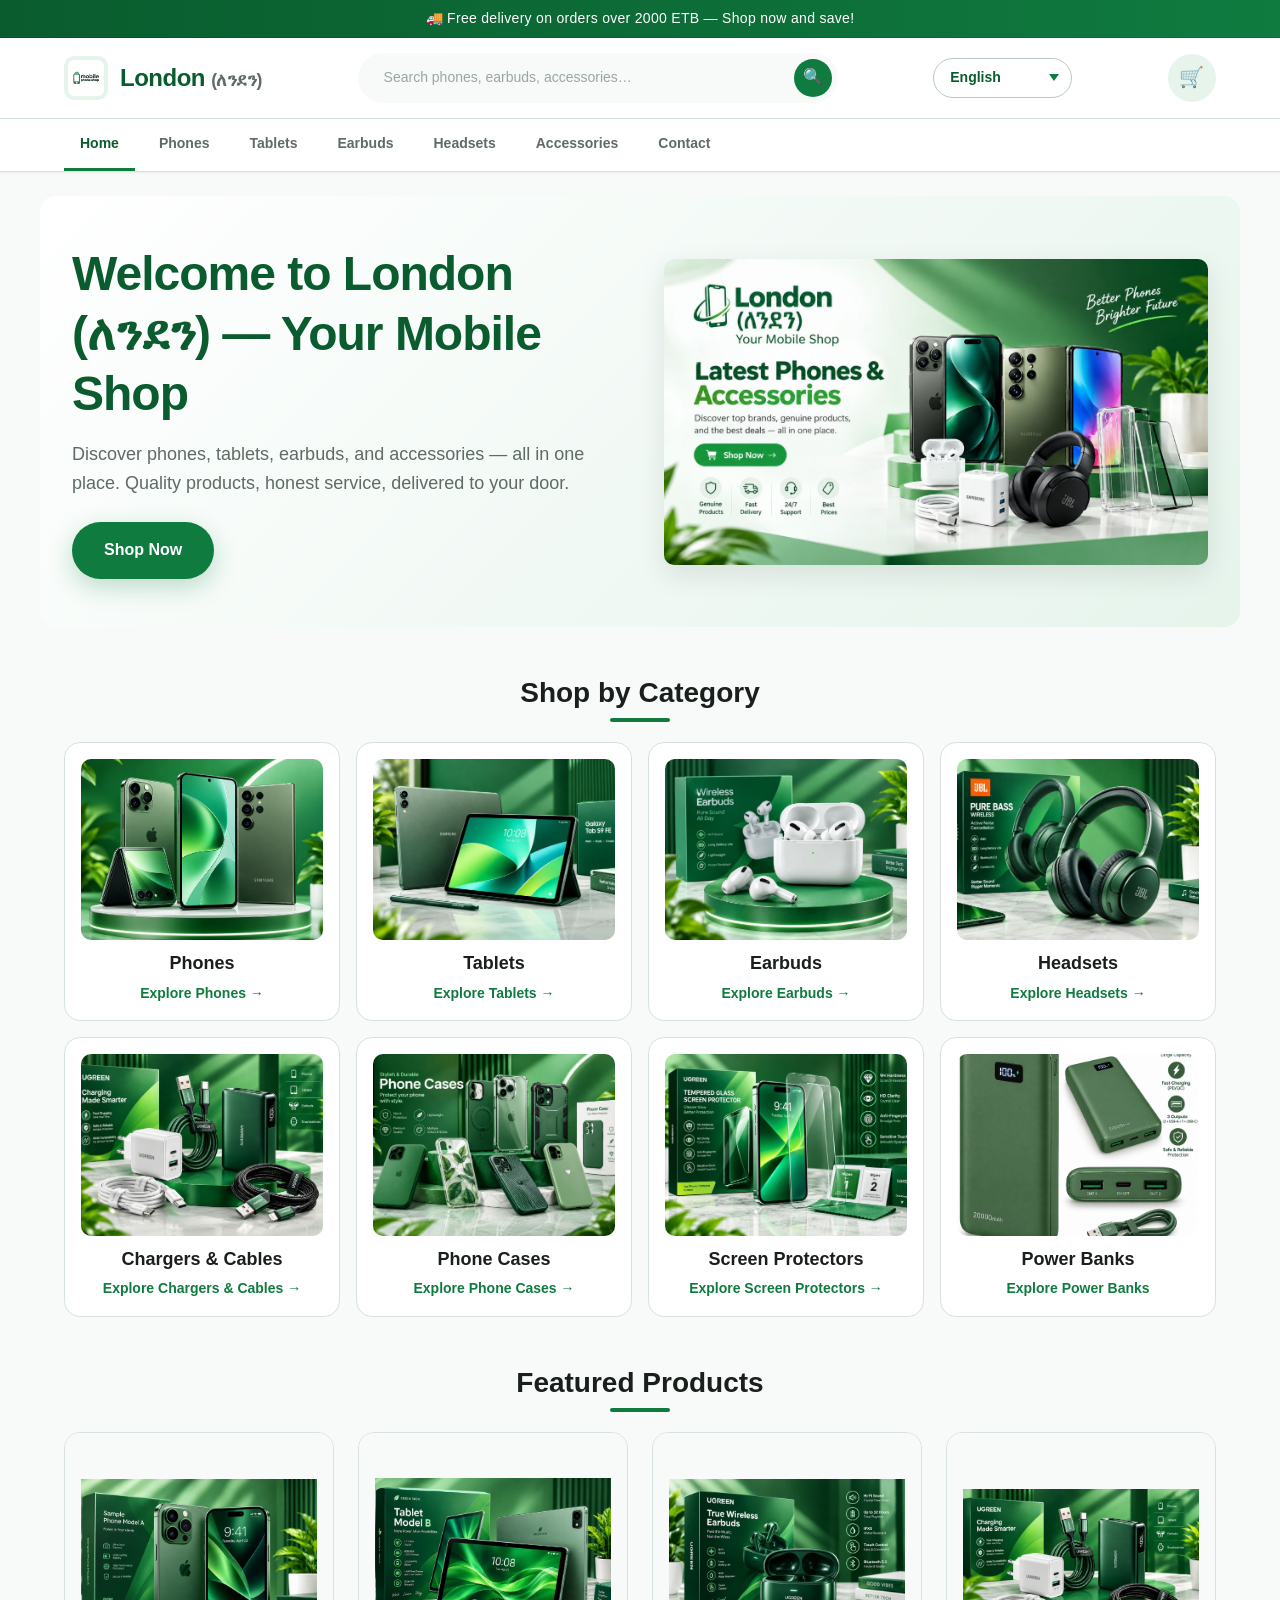
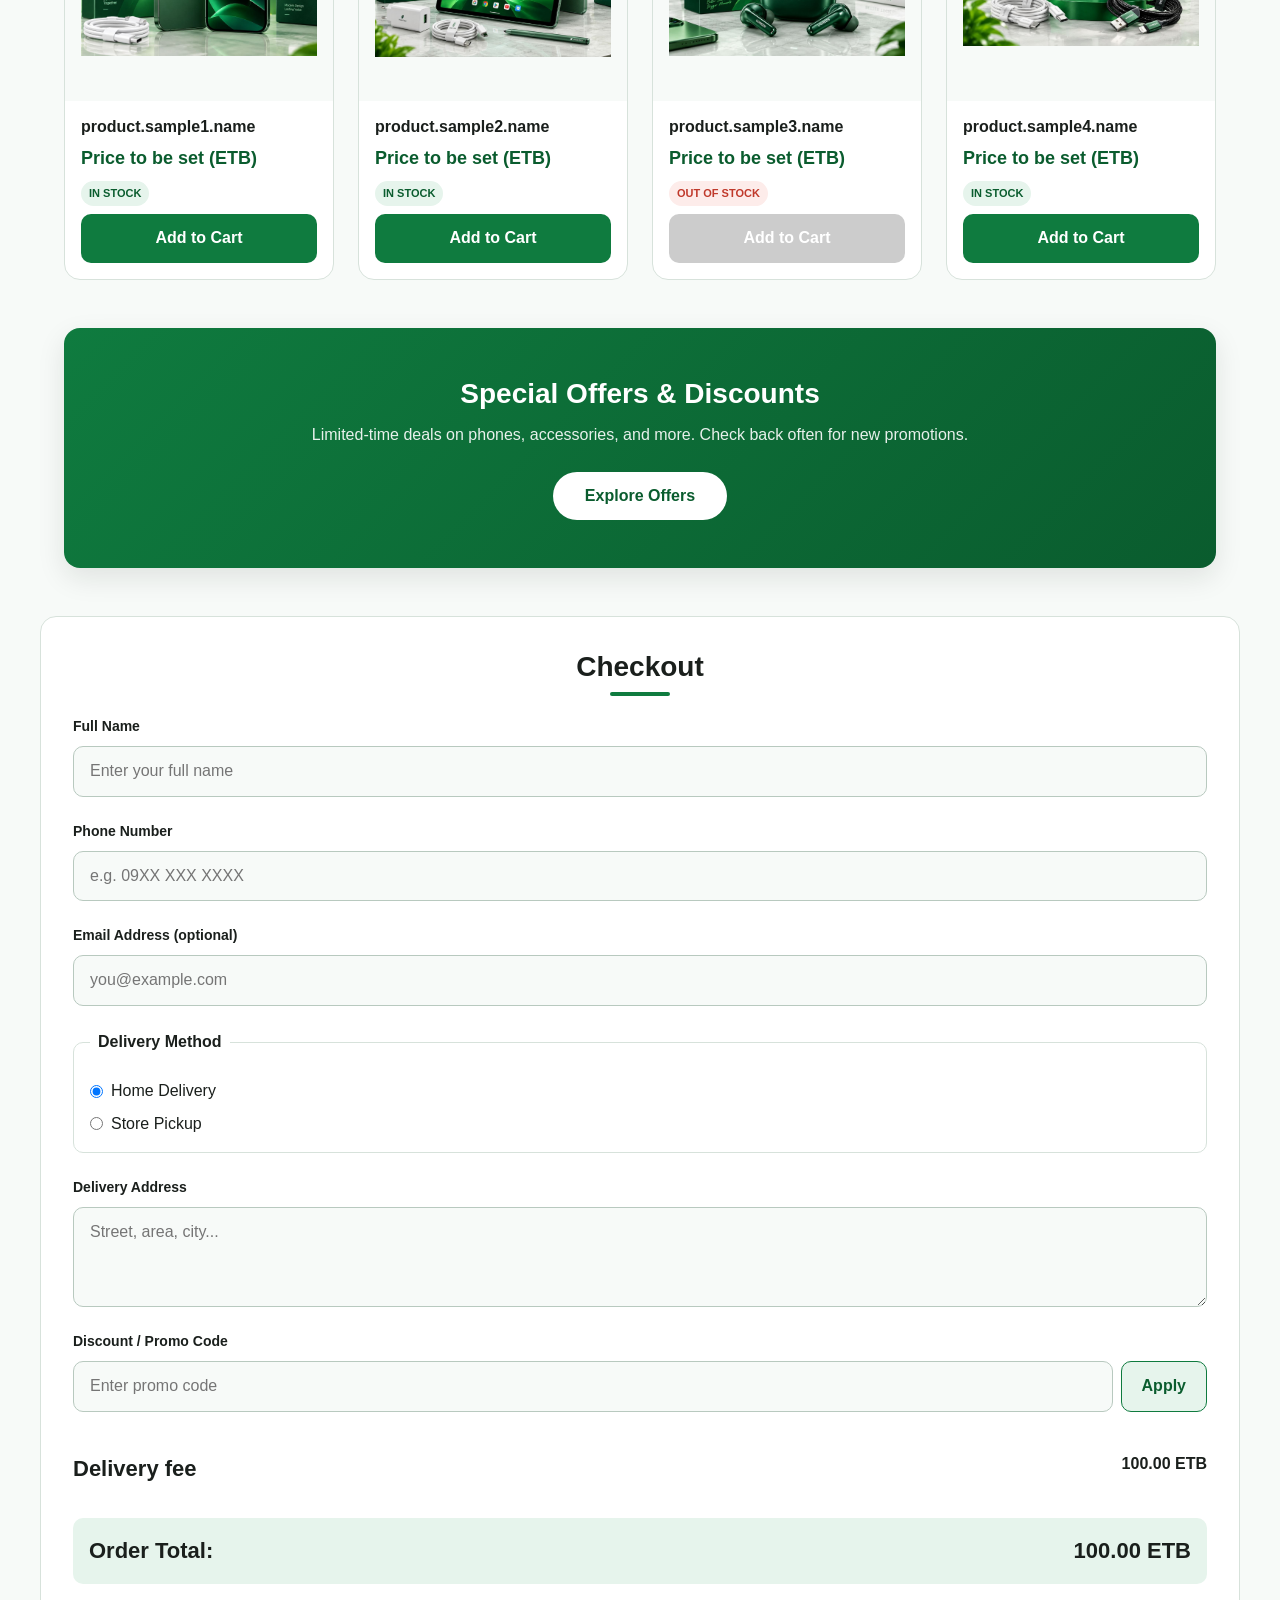
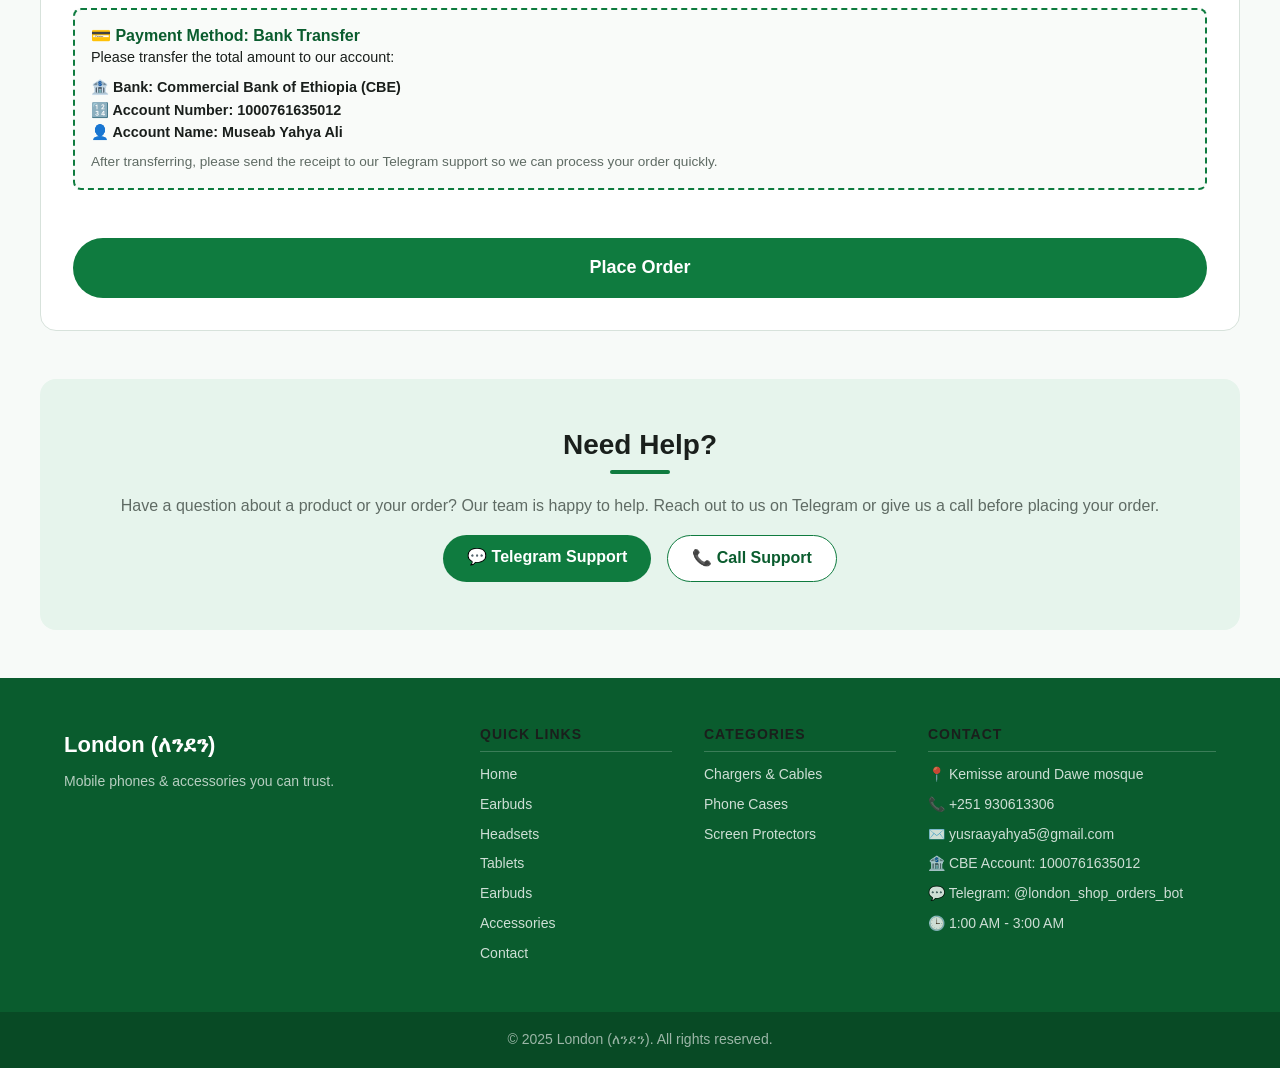
<file: index.html>
<!DOCTYPE html>
<html lang="en">
<head>
    <meta charset="UTF-8">
    <meta name="viewport" content="width=device-width, initial-scale=1.0">
    <title>London (ለንደን) — Mobile Phones &amp; Accessories</title>

    <meta name="description" content="London (ለንደን) — your trusted mobile phone and accessories shop. Phones, tablets, earbuds, and accessories.">

    <link rel="stylesheet" href="style.css">
    <script src="supabase-js@2.js"></script>
    <script src="script.js" defer></script>
</head>
<body>

    <div class="announcement-bar" role="region" aria-label="Store promotion announcement">
        <p class="announcement-text" data-i18n="announcement.promo">
            🚚 Free delivery on orders over 2000 ETB — Shop now and save!
        </p>
    </div>

    <header class="site-header" role="banner">

        <div class="header-top">

            <div class="brand-container">
                <a href="#" class="brand-link" aria-label="London store home">
                    <img src="img/photo_2026-10-22_14-13-05.jpg"
                         alt="London store logo"
                         class="brand-logo"
                         width="48"
                         height="48">
                    <span class="brand-name">
                        London <span class="brand-name-amharic" lang="am">(ለንደን)</span>
                    </span>
                </a>
            </div>

            <div class="search-container" role="search" aria-label="Site search">
                <label for="search-input" class="visually-hidden" data-i18n="search.label">
                    Search products
                </label>
                <input type="search"
                       id="search-input"
                       class="search-input"
                       placeholder="Search phones, earbuds, accessories…"
                       data-i18n-placeholder="search.placeholder"
                       aria-label="Search products">
                <button type="button"
                        id="search-button"
                        class="search-button"
                        aria-label="Submit search"
                        data-i18n-aria-label="search.button">
                    🔍
                </button>
            </div>

           
            <div class="language-switcher" role="group" aria-label="Language selector">
                <label for="language-select" class="visually-hidden" data-i18n="language.label">
                    Select language
                </label>
                <select id="language-select"
                        name="language"
                        class="language-select"
                        aria-label="Select language">
                    <option value="en" selected>English</option>
                    <option value="am" lang="am">አማርኛ</option>
                    <option value="om" lang="om">Afaan Oromo</option>
                </select>
            </div>

            <div class="cart-container">
                <button type="button"
                        id="cart-button"
                        class="cart-button"
                        aria-label="Open shopping cart, 0 items">
                    <span class="cart-icon" aria-hidden="true">🛒</span>
                    <span class="cart-count" id="cart-count-badge">0</span>
                </button>
            </div>

        </div>

       
        <nav class="main-nav" aria-label="Main navigation">
            <ul class="nav-list">
                <li class="nav-item">
                    <a href="#" class="nav-link active"
                       aria-current="page"
                       data-i18n="nav.home">Home</a>
                </li>
                <li class="nav-item">
                    <a href="#" class="nav-link" data-i18n="nav.phones">Phones</a>
                </li>
                <li class="nav-item">
                    <a href="#" class="nav-link" data-i18n="nav.tablets">Tablets</a>
                </li>
             <li class="nav-item">
    <a href="#" class="nav-link" data-i18n="nav.earbuds">Earbuds</a>
    </li>
    <li class="nav-item">
    <a href="#" class="nav-link" data-i18n="nav.headsets">Headsets</a>
    </li>
                <li class="nav-item">
                    <a href="#" class="nav-link" data-i18n="nav.accessories">Accessories</a>
                </li>
                <li class="nav-item">
                    <a href="#" class="nav-link" data-i18n="nav.contact">Contact</a>
                </li>
            </ul>
        </nav>

    </header>

<main>

    <section class="hero" id="hero-section" aria-labelledby="hero-heading">
        <div class="hero-content">

            <h1 class="hero-headline" id="hero-heading" data-i18n="hero.headline">
                Welcome to London (ለንደን) — Your Mobile Shop
            </h1>

            <p class="hero-subtitle" data-i18n="hero.subtitle">
                Discover phones, tablets, earbuds, and accessories — all in one place.
                Quality products, honest service, delivered to your door.
            </p>

            <a href="#featured-products"
               class="hero-cta-button"
               role="button"
               data-i18n="hero.cta">
                Shop Now
            </a>

        </div>

        <div class="hero-image-wrapper">
            <img src="img/photo_2_2026-10-22_14-11-13.jpg"
                 alt="Collection of mobile phones and accessories"
                 data-i18n-alt="hero.imageAlt"
                 class="hero-image"
                 width="1200"
                 height="600">
        </div>
    </section>

    <section class="category-section" id="categories" aria-labelledby="category-heading">

        <h2 class="section-heading" id="category-heading" data-i18n="category.heading">
            Shop by Category
        </h2>

        <div class="category-grid">

            <article class="category-card">
                <img src="img/photo_3_2026-10-22_14-11-13.jpg"
                     alt="Phones category"
                     data-i18n-alt="category.phones.imageAlt"
                     class="category-image"
                     width="300"
                     height="200">
                <h3 class="category-name" data-i18n="category.phones.name">Phones</h3>
                <a href="#" class="category-link"
                   aria-label="Explore Phones category"
                   data-i18n-aria-label="category.phones.linkAria"
                   data-i18n="category.phones.link">
                    Explore Phones &rarr;
                </a>
            </article>

            <!-- Category: Tablets -->
            <article class="category-card">
                <img src="img/photo_4_2026-10-22_14-11-13.jpg"
                     alt="Tablets category"
                     data-i18n-alt="category.tablets.imageAlt"
                     class="category-image"
                     width="300"
                     height="200">
                <h3 class="category-name" data-i18n="category.tablets.name">Tablets</h3>
                <a href="#" class="category-link"
                   aria-label="Explore Tablets category"
                   data-i18n-aria-label="category.tablets.linkAria"
                   data-i18n="category.tablets.link">
                    Explore Tablets &rarr;
                </a>
            </article>

            <!-- Category: Earbuds -->
            <article class="category-card">
                <img src="img/photo_5_2026-10-22_14-11-13.jpg"
                     alt="Earbuds category"
                     data-i18n-alt="category.earbuds.imageAlt"
                     class="category-image"
                     width="300"
                     height="200">
                <h3 class="category-name" data-i18n="category.earbuds.name">Earbuds</h3>
 <a href="#" class="category-link"
                   aria-label="Explore Earbuds category"
                   data-i18n-aria-label="category.earbuds.linkAria"
                   data-i18n="category.earbuds.link">
                    Explore Earbuds &rarr;
                </a>
            </article>

            <!-- Category: Headsets -->
            <article class="category-card">
                <img src="img/photo_6_2026-10-22_14-11-13.jpg"
                     alt="Headsets category"
                     data-i18n-alt="category.headsets.imageAlt"
                     class="category-image"
                     width="300"
                     height="200">
                <h3 class="category-name" data-i18n="category.headsets.name">Headsets</h3>
                <a href="#" class="category-link"
                   aria-label="Explore Headsets category"
                   data-i18n-aria-label="category.headsets.linkAria"
                   data-i18n="category.headsets.link">
                    Explore Headsets &rarr;
                </a>
            </article>

            <!-- Category: Chargers & Cables -->
            <article class="category-card">
                <img src="img/charrg.jpg"
                     alt="Chargers and cables category"
                     data-i18n-alt="category.chargers.imageAlt"
                     class="category-image"
                     width="300"
                     height="200">
                <h3 class="category-name" data-i18n="category.chargers.name">Chargers &amp; Cables</h3>
                <a href="#" class="category-link"
                   aria-label="Explore Chargers and Cables category"
                   data-i18n-aria-label="category.chargers.linkAria"
                   data-i18n="category.chargers.link">
                    Explore Chargers &amp; Cables &rarr;
                </a>
            </article>

            <!-- Category: Phone Cases -->
            <article class="category-card">
                <img src="img/photo_2026-10-22_14-40-57.jpg"
                     alt="Phone cases category"
                     data-i18n-alt="category.cases.imageAlt"
                     class="category-image"
                     width="300"
                     height="200">
                <h3 class="category-name" data-i18n="category.cases.name">Phone Cases</h3>
                <a href="#" class="category-link"
                   aria-label="Explore Phone Cases category"
                   data-i18n-aria-label="category.cases.linkAria"
                   data-i18n="category.cases.link">
                    Explore Phone Cases &rarr;
                </a>
            </article>

            <!-- Category: Screen Protectors -->
            <article class="category-card">
                <img src="img/photo_8_2026-10-22_14-11-13.jpg"
                     alt="Screen protectors category"
                     data-i18n-alt="category.screenProtectors.imageAlt"
                     class="category-image"
                     width="300"
                     height="200">
                <h3 class="category-name" data-i18n="category.screenProtectors.name">Screen Protectors</h3>
                <a href="#" class="category-link"
                   aria-label="Explore Screen Protectors category"
                   data-i18n-aria-label="category.screenProtectors.linkAria"
                   data-i18n="category.screenProtectors.link">
                    Explore Screen Protectors &rarr;
                </a>
            </article>

            <!-- Category: Power Banks -->
   <article class="category-card">
       <img src="img/powerbank.jpg" 
          alt="Power Banks category"
          data-i18n-alt="category.powerbanks.imageAlt"
          class="category-image"
          width="300"
          height="200">
     <h3 class="category-name" data-i18n="category.powerbanks.name">Power Banks</h3>
    <a href="#" class="category-link"
       aria-label="Explore Power Banks category"
       data-i18n-aria-label="category.powerbanks.linkAria"
       data-i18n="category.powerbanks.link">
       Explore Power Banks &rarr;
    </a>
   </article>

        </div>
    </section>

    <section class="featured-products-section" id="featured-products" aria-labelledby="featured-heading">

        <h2 class="section-heading" id="featured-heading" data-i18n="featured.heading">
            Featured Products
        </h2>

        <div class="products-grid">
 <!-- Product card 1 -->
            <article class="product-card" data-product-id="sample-001">
                <img src="img/phone.jpg"
                     alt="Sample product image"
                     data-i18n-alt="product.sample1.imageAlt"
                     class="product-image"
                     width="250"
                     height="250">
                <div class="product-info">
                    <h3 class="product-name" data-i18n="product.sample1.name">
                        Sample Phone Model A
                    </h3>
                    <p class="product-price" data-i18n="product.pricePlaceholder">
                        Price to be set (ETB)
                    </p>
                    <p class="product-stock in-stock" data-i18n="product.inStock">
                        In Stock
                    </p>
                    <button type="button"
                            class="add-to-cart-button"
                            aria-label="Add Sample Phone Model A to cart"
                            data-i18n-aria-label="product.sample1.addToCartAria">
                        <span data-i18n="product.addToCart">Add to Cart</span>
                    </button>
                </div>
            </article>

            <!-- Product card 2 -->
            <article class="product-card" data-product-id="sample-002">
                <img src="img/tablet.jpg"
                     alt="Sample product image"
                     data-i18n-alt="product.sample2.imageAlt"
                     class="product-image"
                     width="250"
                     height="250">
                <div class="product-info">
                    <h3 class="product-name" data-i18n="product.sample2.name">
                        Sample Tablet Model B
                    </h3>
                    <p class="product-price" data-i18n="product.pricePlaceholder">
                        Price to be set (ETB)
                    </p>
                    <p class="product-stock in-stock" data-i18n="product.inStock">
                        In Stock
                    </p>
                    <button type="button"
                            class="add-to-cart-button"
                            aria-label="Add Sample Tablet Model B to cart"
                            data-i18n-aria-label="product.sample2.addToCartAria">
                        <span data-i18n="product.addToCart">Add to Cart</span>
                    </button>
                </div>
            </article>

            <!-- Product card 3 -->
            <article class="product-card" data-product-id="sample-003">
                <img src="img/earbuds.jpg"
                     alt="Sample product image"
                     data-i18n-alt="product.sample3.imageAlt"
                     class="product-image"
                     width="250"
                     height="250">
                <div class="product-info">
                    <h3 class="product-name" data-i18n="product.sample3.name">
                        Sample Earbuds Model C
                    </h3>
                    <p class="product-price" data-i18n="product.pricePlaceholder">
                        Price to be set (ETB)
                    </p>
                    <p class="product-stock out-of-stock" data-i18n="product.outOfStock">
                        Out of Stock
                    </p>
                    <button type="button"
                            class="add-to-cart-button"
                            aria-label="Add Sample Earbuds Model C to cart"
                            data-i18n-aria-label="product.sample3.addToCartAria"
                            disabled>
                        <span data-i18n="product.addToCart">Add to Cart</span>
                    </button>
                </div>
            </article>

            <!-- Product card 4 -->
            <article class="product-card" data-product-id="sample-004">
                <img src="img/charrg.jpg"
                     alt="Sample product image"
                     data-i18n-alt="product.sample4.imageAlt"
                     class="product-image"
                     width="250"
                     height="250">
                <div class="product-info">
                    <h3 class="product-name" data-i18n="product.sample4.name">
                        Sample Charger Model D
                    </h3>
                    <p class="product-price" data-i18n="product.pricePlaceholder">
                        Price to be set (ETB)
                    </p>
                    <p class="product-stock in-stock" data-i18n="product.inStock">
                        In Stock
                    </p>
                    <button type="button"
                            class="add-to-cart-button"
                            aria-label="Add Sample Charger Model D to cart"
                            data-i18n-aria-label="product.sample4.addToCartAria">
                        <span data-i18n="product.addToCart">Add to Cart</span>
                    </button>
                </div>
            </article>

        </div>
    </section>

    <!-- ============================================= -->
    <!-- PROMOTIONS SECTION                            -->
    <!-- ============================================= -->
    <section class="promo-banner-section" id="promotions" aria-labelledby="promo-heading">

        <div class="promo-banner">

            <h2 class="promo-heading" id="promo-heading" data-i18n="promo.heading">
                Special Offers &amp; Discounts
            </h2>

            <p class="promo-text" data-i18n="promo.text">
                Limited-time deals on phones, accessories, and more.
                Check back often for new promotions.
            </p>

            <a href="#" class="promo-cta-button"
               role="button"
               data-i18n="promo.cta">
                Explore Offers
            </a>

        </div>
    </section>


        <section class="cart-panel"
                 id="cart-panel"
                 aria-labelledby="cart-panel-heading"
                 aria-live="polite">

            <h2 class="cart-panel-heading" id="cart-panel-heading" data-i18n="cart.heading">
                Your Shopping Cart
            </h2>

            <!-- Container where JavaScript injects cart items -->
            <div class="cart-items-container" id="cart-items-container">
            
                <p class="cart-empty-message" id="cart-empty-message" data-i18n="cart.empty">
                    Your cart is currently empty.
                </p>
            </div>

            <!-- Subtotal -->
            <div class="cart-subtotal-row">
                <span class="cart-subtotal-label" data-i18n="cart.subtotalLabel">Subtotal:</span>
                <span class="cart-subtotal-amount" id="cart-subtotal-amount">0.00 ETB</span>
            </div>

            <!-- Cart actions -->
            <div class="cart-actions">
                <button type="button"
                        id="continue-shopping-button"
                        class="continue-shopping-button"
                        data-i18n="cart.continueShopping">
                    Continue Shopping
                </button>
                <button type="button"
                        id="checkout-button"
                        class="checkout-button"
                        data-i18n="cart.proceedToCheckout">
                    Proceed to Checkout
                </button>
            </div>

        </section>

        <!-- ============================================= -->
        <!-- CHECKOUT SECTION                              -->
        <!-- ============================================= -->
        <section class="checkout-section"
                 id="checkout-section"
                 aria-labelledby="checkout-heading">

            <h2 class="section-heading" id="checkout-heading" data-i18n="checkout.heading">
                Checkout
            </h2>

            <form class="checkout-form"
                  id="checkout-form"
                  action="#"
                  method="post"
                  novalidate>

                <div class="form-field">
                    <label for="customer-full-name" class="form-label" data-i18n="checkout.fullNameLabel">
                        Full Name <span class="required-mark" aria-hidden="true">*</span>
                    </label>
                    <input type="text"
                           id="customer-full-name"
                           name="customerFullName"
                           class="form-input"
                           placeholder="Enter your full name"
                           data-i18n-placeholder="checkout.fullNamePlaceholder"
                           autocomplete="name"
                           required
                           aria-required="true">
                </div>

                <!-- Phone number -->
                <div class="form-field">
                    <label for="customer-phone" class="form-label" data-i18n="checkout.phoneLabel">
                        Phone Number <span class="required-mark" aria-hidden="true">*</span>
                    </label>
                    <input type="tel"
                           id="customer-phone"
                           name="customerPhone"
                           class="form-input"
                           placeholder="e.g. 09XX XXX XXXX"
                           data-i18n-placeholder="checkout.phonePlaceholder"
                           autocomplete="tel"
                           required
                           aria-required="true">
                </div>

                <!-- Optional email -->
                <div class="form-field">
                    <label for="customer-email" class="form-label" data-i18n="checkout.emailLabel">
                        Email Address (optional)
                    </label>
                    <input type="email"
                           id="customer-email"
                           name="customerEmail"
                           class="form-input"
                           placeholder="you@example.com"
                           data-i18n-placeholder="checkout.emailPlaceholder"
                           autocomplete="email">
                </div>

                <!-- Delivery method -->
                <fieldset class="form-fieldset">
                    <legend class="form-legend" data-i18n="checkout.deliveryMethodLegend">
                        Delivery Method
                    </legend>

                    <div class="radio-option">
                        <input type="radio"
                               id="delivery-method-delivery"
                               name="deliveryMethod"
                               value="delivery"
                               class="form-radio"
                               checked>
                        <label for="delivery-method-delivery" class="form-radio-label" data-i18n="checkout.deliveryOption">
                            Home Delivery
                        </label>
                    </div>

                    <div class="radio-option">
                        <input type="radio"
                               id="delivery-method-pickup"
                               name="deliveryMethod"
                               value="pickup"
                               class="form-radio">
                        <label for="delivery-method-pickup" class="form-radio-label" data-i18n="checkout.pickupOption">
                            Store Pickup
                        </label>
                    </div>
                </fieldset>

                <!-- Delivery address (JS toggles visibility based on method) -->
                <div class="form-field" id="delivery-address-field">
                    <label for="delivery-address" class="form-label" data-i18n="checkout.addressLabel">
 Delivery Address
                    </label>
                    <textarea id="delivery-address"
                              name="deliveryAddress"
                              class="form-textarea"
                              rows="3"
                              placeholder="Street, area, city…"
                              data-i18n-placeholder="checkout.addressPlaceholder"
                              autocomplete="street-address"></textarea>
                </div>

                <!-- Promo code -->
                <div class="form-field promo-code-field">
                    <label for="promo-code-input" class="form-label" data-i18n="checkout.promoLabel">
                        Discount / Promo Code
                    </label>
                    <div class="promo-code-row">
                        <input type="text"
                               id="promo-code-input"
                               name="promoCode"
                               class="form-input promo-code-input"
                               placeholder="Enter promo code"
                               data-i18n-placeholder="checkout.promoPlaceholder">
                        <button type="button"
                                id="apply-promo-button"
                                class="apply-promo-button"
                                data-i18n="checkout.applyPromo">
                            Apply
                        </button>
                    </div>
                    <p class="promo-feedback"
                       id="promo-feedback"
                       role="status"
                       aria-live="polite"></p>
                </div>

                <!-- Order total -->
                <div class="order-total-row">
                    <span class="order-total-label" data-i18n="checkout.orderTotalLabel">Order Total:</span>
                    <span class="order-total-amount" id="order-total-amount">0.00 ETB</span>
                </div>
                   <!-- Payment Instructions -->
<div class="payment-instructions" style="margin-bottom: 1.5rem; padding: 1rem; background: #f9fbf9; border: 2px dashed var(--color-primary); border-radius: 8px;">
    <h3 style="margin-top: 0; color: var(--color-primary-dark); font-size: 1rem;">💳 Payment Method: Bank Transfer</h3>
    <p style="font-size: 0.9rem; margin-bottom: 0.5rem;">Please transfer the total amount to our account:</p>
    <ul style="list-style: none; padding: 0; margin: 0; font-size: 0.9rem; font-weight: bold;">
        <li>🏦 Bank: Commercial Bank of Ethiopia (CBE)</li>
        <li>🔢 Account Number: 1000761635012</li>
        <li>👤 Account Name: Museab Yahya Ali</li>
    </ul>
    <p style="font-size: 0.85rem; color: var(--color-text-muted); margin-top: 0.5rem; margin-bottom: 0;">
        After transferring, please send the receipt to our Telegram support so we can process your order quickly.
    </p>
</div>
                <!-- Place order button -->
                <button type="submit"
                        id="place-order-button"
                        class="place-order-button"
                        data-i18n="checkout.placeOrder">
                    Place Order
                </button>
            </form>

        </section>

        
        <section class="support-section"
                 id="customer-support"
                 aria-labelledby="support-heading">

            <h2 class="section-heading" id="support-heading" data-i18n="support.heading">
                Need Help?
            </h2>

            <p class="support-message" data-i18n="support.message">
                Have a question about a product or your order? Our team is happy to help.
                Reach out to us on Telegram or give us a call before placing your order.
            </p>
<div class="support-links">

    <!-- Telegram Link -->
    <a href="https://t.me/london_shop_orders_bot"
       target="_blank"
       class="support-link telegram-link"
       aria-label="Contact us on Telegram"
       data-i18n-aria-label="support.telegramAria"
       data-i18n="support.telegramLink">
        💬 Telegram Support
    </a>

    <!-- Phone Link -->
  <!-- WhatsApp Link (Works on PC and Mobile) -->
<a href="https://wa.me/251930613306"
   target="_blank"
   class="support-link phone-link"
   aria-label="Chat with us on WhatsApp"
   data-i18n-aria-label="support.phoneAria"
   data-i18n="support.phoneLink">
    📞 WhatsApp Support
</a>

</div
        </section>

    </main>

    <footer class="site-footer" role="contentinfo">

        <div class="footer-container">

            <!-- Brand column -->
            <div class="footer-brand">
                <p class="footer-brand-name">
                    London <span lang="am">(ለንደን)</span>
                </p>
                <p class="footer-tagline" data-i18n="footer.tagline">
                    Mobile phones &amp; accessories you can trust.
                </p>
            </div>

            <!-- Navigation links -->
            <nav class="footer-nav" aria-label="Footer navigation">
                <h3 class="footer-heading" data-i18n="footer.quickLinksHeading">Quick Links</h3>
                <ul class="footer-list">
                    <li><a href="#" class="footer-link" data-i18n="nav.home">Home</a></li>
                    <li><a href="#" class="footer-link" data-i18n="nav.earbuds">Earbuds</a></li>
                    <li><a href="#" class="footer-link" data-i18n="nav.headsets">Headsets</a></li>
                    <li><a href="#" class="footer-link" data-i18n="nav.tablets">Tablets</a></li>
                    <li><a href="#" class="footer-link" data-i18n="nav.earbuds">Earbuds &amp; Headsets</a></li>
                    <li><a href="#" class="footer-link" data-i18n="nav.accessories">Accessories</a></li>
                    <li><a href="#" class="footer-link" data-i18n="nav.contact">Contact</a></li>
                </ul>
            </nav>

            <!-- Category links -->
            <nav class="footer-nav" aria-label="Footer product categories">
                <h3 class="footer-heading" data-i18n="footer.categoriesHeading">Categories</h3>
                <ul class="footer-list">
                    <li><a href="#" class="footer-link" data-i18n="category.chargers.name">Chargers &amp; Cables</a></li>
                    <li><a href="#" class="footer-link" data-i18n="category.cases.name">Phone Cases</a></li>
                    <li><a href="#" class="footer-link" data-i18n="category.screenProtectors.name">Screen Protectors</a></li>
                </ul>
            </nav>

            <!-- Contact placeholders -->
            <div class="footer-contact">
                <h3 class="footer-heading" data-i18n="footer.contactHeading">Contact</h3>
             <ul class="footer-list">
    <li>📍 Kemisse around Dawe mosque</li>
    <li>📞 +251 930613306</li>
    <li>✉️ yusraayahya5@gmail.com</li>
    <li>🏦 CBE Account: 1000761635012</li>
    <li>💬 Telegram: @london_shop_orders_bot</li>
    <li>🕒 1:00 AM - 3:00 AM</li>
</ul>

            </div>

        </div>

        <!-- Copyright bar -->
        <div class="footer-bottom">
            <p class="copyright-text">
                &copy; <span id="footer-year">2025</span>
                London <span lang="am">(ለንደን)</span>.
                <span data-i18n="footer.copyright">All rights reserved.</span>
            </p>
        </div>


    </footer>

</body>
</html>
</file>
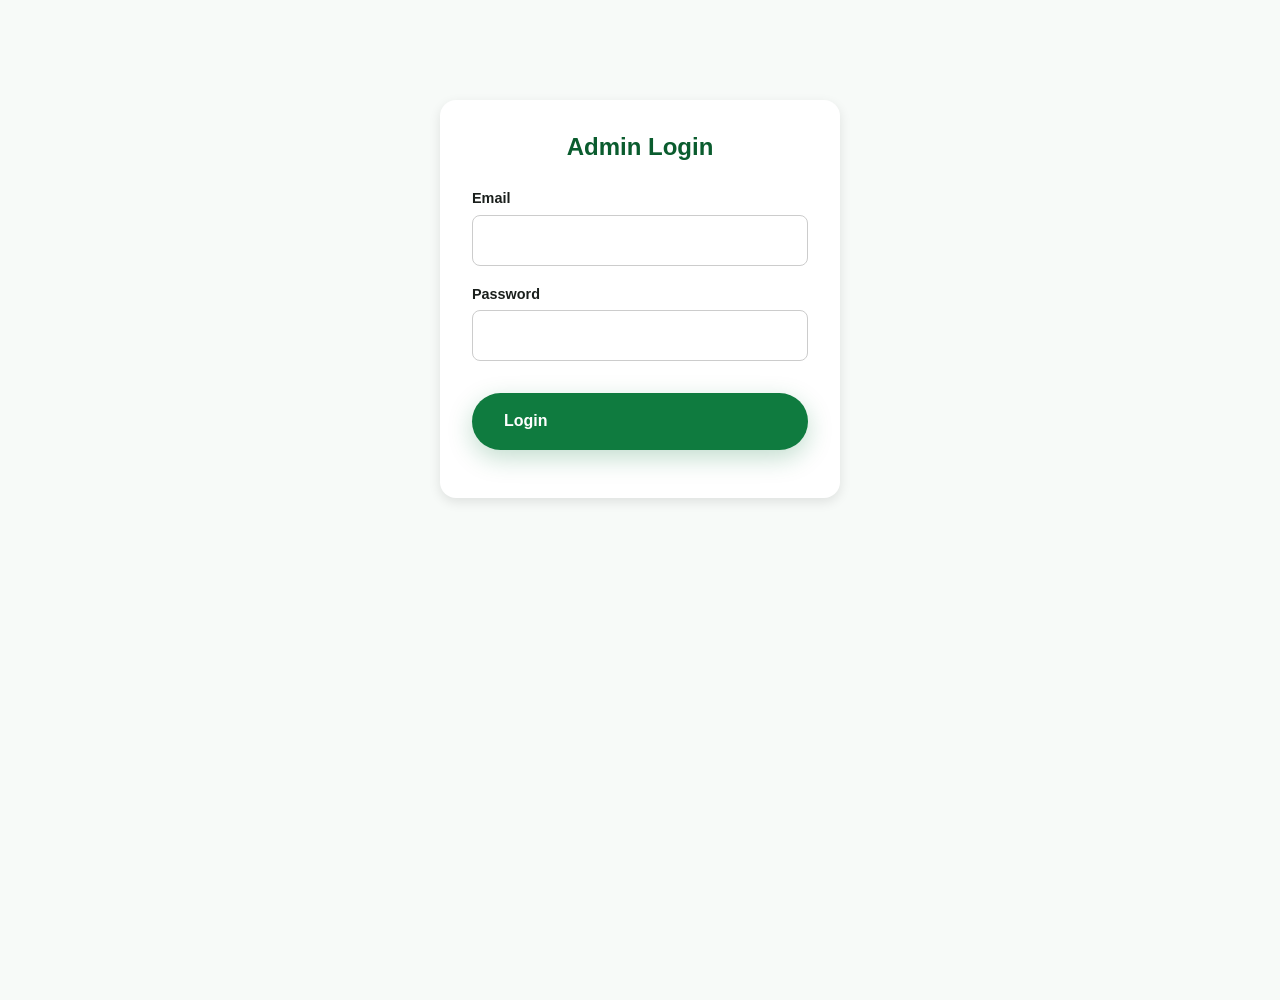
<file: admin.html>
<!DOCTYPE html>
<html lang="en">
<head>
    <meta charset="UTF-8">
    <meta name="viewport" content="width=device-width, initial-scale=1.0">
    <title>Admin Dashboard - London</title>
    <link rel="stylesheet" href="style.css">
    <!-- We use the local Supabase file we downloaded earlier -->
    <script src="supabase-js@2.js"></script>
</head>
<body style="background-color: var(--color-background);">

    <!-- LOGIN SCREEN -->
    <div id="login-section" style="max-width: 400px; margin: 100px auto; padding: 2rem; background: white; border-radius: 16px; box-shadow: 0 4px 12px rgba(0,0,0,0.1);">
        <h2 style="text-align: center; color: var(--color-primary-dark); margin-bottom: 1.5rem;">Admin Login</h2>
        <form id="login-form" style="display: flex; flex-direction: column; gap: 1rem;">
            <div>
                <label style="font-weight: bold; font-size: 0.9rem;">Email</label>
                <input type="email" id="admin-email" required style="width: 100%; padding: 0.75rem; border: 1px solid #ccc; border-radius: 8px; margin-top: 4px;">
            </div>
            <div>
                <label style="font-weight: bold; font-size: 0.9rem;">Password</label>
                <input type="password" id="admin-password" required style="width: 100%; padding: 0.75rem; border: 1px solid #ccc; border-radius: 8px; margin-top: 4px;">
            </div>
            <button type="submit" class="hero-cta-button" style="width: 100%; margin-top: 1rem;">Login</button>
        </form>
        <p id="login-error" style="color: red; text-align: center; margin-top: 1rem; font-size: 0.9rem;"></p>
    </div>

    <!-- DASHBOARD SCREEN (Hidden by default) -->
    <div id="dashboard-section" style="display: none; max-width: 1200px; margin: 2rem auto; padding: 2rem; background: white; border-radius: 16px; box-shadow: 0 4px 12px rgba(0,0,0,0.1);">
        <div style="display: flex; justify-content: space-between; align-items: center; margin-bottom: 2rem; border-bottom: 2px solid var(--color-primary-light); padding-bottom: 1rem;">
            <h2 style="color: var(--color-primary-dark); margin: 0;">Shop Orders Dashboard</h2>
            <button id="logout-btn" style="background: #c0392b; color: white; padding: 0.5rem 1rem; border-radius: 8px; border: none; cursor: pointer; font-weight: bold;">Logout</button>
        </div>
        <!-- ADD PRODUCT FORM -->

<div class="add-product-card" style="background: #f9fbf9; border: 1px solid var(--color-border); padding: 1.5rem; border-radius: 8px; margin-bottom: 2rem;">
    <h3 style="margin-top: 0; color: var(--color-primary-dark);">Add New Product</h3>
    <form id="add-product-form" style="display: flex; flex-direction: column; gap: 1rem;">
        
        <div style="display: flex; gap: 1rem;">
            <div style="flex: 1;">
                <label style="font-weight: bold; font-size: 0.9rem;">Product Name</label>
                <input type="text" id="new-product-name" required style="width: 100%; padding: 0.75rem; border: 1px solid #ccc; border-radius: 8px; margin-top: 4px;">
            </div>
            <div style="flex: 1;">
                <label style="font-weight: bold; font-size: 0.9rem;">Price (ETB)</label>
                <input type="number" id="new-product-price" required style="width: 100%; padding: 0.75rem; border: 1px solid #ccc; border-radius: 8px; margin-top: 4px;">
            </div>
        </div>
        <div style="display: flex; gap: 1rem; margin-top: 10px;">
    <div style="flex: 1;">
        <label style="font-weight: bold; font-size: 0.9rem;">Amharic Name</label>
        <input type="text" id="new-product-name-am" style="width: 100%; padding: 0.75rem; border: 1px solid #ccc; border-radius: 8px; margin-top: 4px;">
    </div>
    <div style="flex: 1;">
        <label style="font-weight: bold; font-size: 0.9rem;">Oromo Name</label>
        <input type="text" id="new-product-name-om" style="width: 100%; padding: 0.75rem; border: 1px solid #ccc; border-radius: 8px; margin-top: 4px;">
    </div>
</div>

        <div>
            <label style="font-weight: bold; font-size: 0.9rem;">Description</label>
            <textarea id="new-product-desc" required rows="2" style="width: 100%; padding: 0.75rem; border: 1px solid #ccc; border-radius: 8px; margin-top: 4px;"></textarea>
        </div>
        <div>
    <label style="font-weight: bold; font-size: 0.9rem;">Category</label>
    <select id="new-product-category" style="width: 100%; padding: 0.75rem; border: 1px solid #ccc; border-radius: 8px; margin-top: 4px;">
        <option value="1">Phones</option>
        <option value="2">Tablets</option>
        <option value="3">Earbuds</option>
        <option value="4">Headsets</option>
        <option value="5">Chargers & Cables</option>
        <option value="6">Phone Cases</option>
        <option value="7">Screen Protectors</option>
        <option value="8">power Banks</option>
    </select>
</div>

        <div style="display: flex; gap: 1rem;">
            <div style="flex: 1;">
                <label style="font-weight: bold; font-size: 0.9rem;">Image File</label>
                <input type="file" id="new-product-image" accept="image/*"  style="width: 100%; padding: 0.5rem; margin-top: 4px;">
            </div>
            <div style="flex: 1;">
                <label style="font-weight: bold; font-size: 0.9rem;">In Stock?</label>
                <select id="new-product-stock" style="width: 100%; padding: 0.75rem; border: 1px solid #ccc; border-radius: 8px; margin-top: 4px;">
                    <option value="true">Yes (In Stock)</option>
                    <option value="false">No (Out of Stock)</option>
                </select>
            </div>
        </div>

        <button type="submit" id="save-product-btn" class="hero-cta-button" style="width: 100%; margin-top: 0.5rem;">Save Product</button>
        <p id="product-status-msg" style="text-align: center; font-weight: bold; margin: 0;"></p>
    </form>
</div>
<!-- EDIT PRODUCT FORM (Hidden by default) -->
<div id="edit-product-section" class="add-product-card" style="display: none; background: #f9fbf9; border: 1px solid var(--color-border); padding: 1.5rem; border-radius: 8px; margin-bottom: 2rem;">
    <h3 style="margin-top: 0; color: var(--color-primary-dark);">Edit Product</h3>

    <form id="edit-product-form" style="display: flex; flex-direction: column; gap: 1rem;">
        
        <input type="hidden" id="edit-id">
        <input type="hidden" id="edit-old-image-url">
        <div>
    <label style="font-weight: bold; font-size: 0.9rem;">Category</label>
    <select id="edit-category" style="width: 100%; padding: 0.75rem; border: 1px solid #ccc; border-radius: 8px; margin-top: 4px;">
        <option value="1">Phones</option>
        <option value="2">Tablets</option>
        <option value="3">Earbuds</option>
        <option value="4">Headsets</option>
        <option value="5">Chargers & Cables</option>
        <option value="6">Phone Cases</option>
        <option value="7">Screen Protectors</option>
        <option value="8">Power Banks</option>
    </select>
</div>
        <div style="display: flex; gap: 1rem;">
            <div style="flex: 1;">
                <label style="font-weight: bold; font-size: 0.9rem;">Product Name</label>
                <input type="text" id="edit-name" required style="width: 100%; padding: 0.75rem; border: 1px solid #ccc; border-radius: 8px; margin-top: 4px;">
            </div>
            <div style="flex: 1;">
                <label style="font-weight: bold; font-size: 0.9rem;">Price (ETB)</label>
                <input type="number" id="edit-price" required style="width: 100%; padding: 0.75rem; border: 1px solid #ccc; border-radius: 8px; margin-top: 4px;">
            </div>
        </div>

        <div>
            <label style="font-weight: bold; font-size: 0.9rem;">Update Image (Leave blank to keep current)</label>
            <input type="file" id="edit-image-file" accept="image/*" style="width: 100%; padding: 0.5rem; margin-top: 4px;">
        </div>

        <div style="display: flex; gap: 1rem; margin-top: 10px;">
            <button type="submit" id="update-product-btn" class="hero-cta-button" style="width: 50%;">Save Changes</button>
            <button type="button" onclick="document.getElementById('edit-product-section').style.display = 'none'" style="width: 50%; background: #ccc; border: none; padding: 0.5rem; border-radius: 8px; cursor: pointer; font-weight: bold;">Cancel</button>
        </div>
    </form>
</div>

     <!-- CHANGE PASSWORD SECTION -->
<div class="manage-products-card" style="background: #f9fbf9; border: 1px solid var(--color-border); padding: 1.5rem; border-radius: 8px; margin-bottom: 2rem;">
    <h3 style="margin-top: 0; color: var(--color-primary-dark);">Change Admin Password</h3>
    <div style="display: flex; gap: 1rem; align-items: flex-end;">
        <div style="flex: 1;">
            <label style="font-weight: bold; font-size: 0.9rem;">New Password</label>
            <input type="password" id="new-admin-password" placeholder="Enter new password (min 6 chars)" style="width: 100%; padding: 0.75rem; border: 1px solid #ccc; border-radius: 8px; margin-top: 4px;">
        </div>
        <button type="button" id="update-password-btn" class="hero-cta-button" style="padding: 0.75rem 1.5rem; width: auto;">Update Password</button>
    </div>
    <p id="password-status-msg" style="font-weight: bold; margin-top: 10px; margin-bottom: 0;"></p>
</div>
        <!-- MANAGE PRODUCTS LIST -->
<div class="manage-products-card" style="background: #f9fbf9; border: 1px solid var(--color-border); padding: 1.5rem; border-radius: 8px; margin-bottom: 2rem;">
    <h3 style="margin-top: 0; color: var(--color-primary-dark);">Manage Products</h3>
    <div id="admin-product-list" style="display: flex; flex-direction: column; gap: 10px;">
        <p>Loading products...</p>
    </div>
</div>
        <div id="orders-container">
            <!-- Orders will be injected here by JavaScript later -->
            <p>Loading orders...</p>
        </div>
    </div>

    <!-- ADMIN LOGIC -->
    <script>
        // Your Supabase credentials
       const supabaseUrl = 'https://gyggowcnigjrnnezgbjx.supabase.co';
       const supabaseKey = 'sb_publishable_nKPiVuznJMIv1KCJMy_fJA_AKBIbttG';
       const db = supabase.createClient(supabaseUrl, supabaseKey);


        // 1. Check if the user is already logged in when they open the page
db.auth.onAuthStateChange((event, session) => {
    if (session) {
        // Logged in!
        document.getElementById('login-section').style.display = 'none';
        document.getElementById('dashboard-section').style.display = 'block';
        loadOrders();
        loadAdminProducts();  // <--- ADD THIS LINE HERE
    } else {
        // Logged out
        document.getElementById('login-section').style.display = 'block';
        document.getElementById('dashboard-section').style.display = 'none';
    }
});
        // 2. Handle the Login Form submit
        document.getElementById('login-form').addEventListener('submit', async (e) => {
            e.preventDefault();
            const email = document.getElementById('admin-email').value;
            const password = document.getElementById('admin-password').value;
            const errorMsg = document.getElementById('login-error');
             errorMsg.textContent = "Logging in...";
            errorMsg.style.color = "black";
            
            const { data, error } = await db.auth.signInWithPassword({ email, password });
            
            if (error) {
                errorMsg.textContent = "Error: " + error.message;
                errorMsg.style.color = "red";
            }
        });

        // 3. Handle Logout
        document.getElementById('logout-btn').addEventListener('click', async () => {
            await db.auth.signOut();
        });

        // 4. Placeholder for loading orders (we will write this in the next step)
  // 4. Load and Display Orders
async function loadOrders() {
    const container = document.getElementById('orders-container');
    container.innerHTML = "<p>Loading orders...</p>";

    const { data: orders, error } = await db
        .from('orders')
        .select(`*, order_item (quantity, price_at_time, products ( name ))`)
        .order('created_at', { ascending: false });

    if (error) {
        console.error(error);
        container.innerHTML = `<p style='color:red'>Error loading orders.</p>`;
        return;
    }

    if (!orders || orders.length === 0) {
        container.innerHTML = "<p>No orders yet.</p>";
        return;
    }

    container.innerHTML = "";

    orders.forEach(order => {
        // Format items
        let itemsHtml = "";
        if (order.order_item && Array.isArray(order.order_item)) {
            order.order_item.forEach(item => {
                let productName = "Unknown Product";
                if(item.products){
                    if (Array.isArray(item.products) &&item.product.lengts.length > 0){
                        productName = item.products[0].name;
                    } else if (item.products.name){
                        productName = item.products.name;
                    }
                }
                itemsHtml += `<li>${item.quantity}x ${productName} (${item.price_at_time}ETB each)</li>`;
                      });
        }

        const orderCard = document.createElement('div');
        orderCard.style.padding = "1rem";
        orderCard.style.marginBottom = "1rem";
        orderCard.style.borderRadius = "8px";
        orderCard.style.border = "1px solid var(--color-border)";

        // Color Logic
        const safeStatus = String(order.status || 'pending').toLowerCase().trim();
        let badgeColor = "#7f8c8d"; // Default Gray
        let lightBg = "#f9fbf9";

        if (safeStatus === 'pending') {
            badgeColor = "#f39c12"; // Orange
            lightBg = "#fffdf5";
        } else if (safeStatus === 'confirmed') {
            badgeColor = "#3498db"; // Blue
            lightBg = "#f5faff";
        } else if (safeStatus === 'shipped') {
            badgeColor = "#9b59b6"; // Purple
            lightBg = "#faf5fc";
        } else if (safeStatus === 'delivered') {
            badgeColor = "#27ae60"; // Green
            lightBg = "#f0fff4";
        }

        // Apply the thick left border and background tint
        orderCard.style.borderLeft = "8px solid " + badgeColor;
        orderCard.style.backgroundColor = lightBg;
        const safeCustomerName = order.customer_name ? order.customer_name.replace(/'/g, "&#39;") : "Unknown Customer";

      orderCard.innerHTML = ` 
    <p style="margin: 0.2rem 0;"><strong>Subtotal:</strong> ${order.subtotal || order.total_amount || 0} ETB</p>
    
    ${(order.discount_amount > 0) ?` 
        <p style="margin: 0.2rem 0; color: #27ae60;">
            <strong>Discount (${order.discount_code}):</strong> -${order.discount_amount} ETB
        </p>
     `: ''}

    <p style="margin: 0.2rem 0; font-size: 1.1rem;"><strong>Total:</strong> ${order.total_amount || 0} ETB</p>
    
    <h3 style="margin: 0; display: flex; align-items: center; gap: 10px;">
        Order #${order.id} - ${safeCustomerName}
        <span style="font-size: 0.75rem; padding: 4px 8px; border-radius: 4px; color: white; text-transform: uppercase; background-color: ${badgeColor};">
            ${order.status || 'pending'}
        </span>
    </h3>
    
    <!-- STATUS DROPDOWN -->
    <select onchange="updateOrderStatus(${order.id}, this.value, event)" style="padding: 6px; border-radius: 6px; border: 1px solid #ccc; font-weight: bold; cursor: pointer; background: white; margin-top: 10px;">
        <option value="pending" ${safeStatus === 'pending' ? 'selected' : ''}>Pending</option>
        <option value="confirmed" ${safeStatus === 'confirmed' ? 'selected' : ''}>Confirmed</option>
        <option value="shipped" ${safeStatus === 'shipped' ? 'selected' : ''}>Shipped</option>
        <option value="delivered" ${safeStatus === 'delivered' ? 'selected' : ''}>Delivered</option>
    </select>

    <!-- DELETE BUTTON -->
    <button onclick="deleteOrder(${order.id})" style="background: #c0392b; color: white; border: none; padding: 6px 12px; border-radius: 6px; cursor: pointer; font-weight: bold; margin-left: 10px; margin-top: 10px;">Delete</button>

    <p style="margin: 0.2rem 0; margin-top: 10px;"><strong>Phone:</strong> ${order.customer_phone || 'N/A'}</p>
    <p style="margin: 0.2rem 0;"><strong>Method:</strong> ${order.delivery_method || 'N/A'} ${order.delivery_address ? ' - ' + order.delivery_address : ''}</p>
    <p style="margin: 0.2rem 0;"><strong>Total:</strong> ${order.total_amount || 0} ETB</p>

    <div style="margin-top: 1rem; padding-top: 1rem; border-top: 1px dashed #ccc;">
        <strong>Items:</strong>
        <ul style="margin: 0.5rem 0; padding-left: 1.5rem;">
            ${itemsHtml || '<li>No items found</li>'}
        </ul>
    </div>
`;

        container.appendChild(orderCard);
    });
}
// 5. Update Order Status
async function updateOrderStatus(orderId, newStatus, event) {
    if (event) event.preventDefault(); // Stops any page reload

    console.log("Updating order:", orderId, "to:", newStatus);

    // We add .select() to verify the update actually happened
    const { data, error } = await db
        .from('orders')
        .update({ status: newStatus })
        .eq('id', orderId)
        .select();

    if (error) {
        alert("Error updating status: " + error.message);
        loadOrders(); // Revert UI if it fails
    } else if (data.length === 0) {
        // If data is empty, it means RLS blocked the update
        alert("Failed to save. Please check your Supabase permissions.");
        loadOrders(); // Revert UI
    } else {
        // Success!
        alert(`Order #${orderId} marked as ${newStatus.toUpperCase()}`);
        loadOrders(); // Reload to show the new status

        // Send Status Update to Telegram
    try {
    const response = await fetch("https://gyggowcnigjrnezgbjx.supabase.co/functions/v1/telegram-notify", {
        method: 'POST',
        headers: { 
            'Content-Type': 'application/json', 
            'Authorization': 'Bearer sb_publishable_nKPIVuznJMlV1KC3My_fJA_AKBlbttG',
            'apikey': 'sb_publishable_nKPIVuznJMlV1KC3My_fJA_AKBlbttG' 
        },
        body: JSON.stringify({ 
            record: { 
                id: orderId, 
                status: newStatus,
                is_update: true // Tells the bot it's an update
            } 
        })
    });

    // THIS IS THE NEW PART. If it fails, it will alert you.
    if (!response.ok) {
        const errorText = await response.text();
        throw new Error(errorText || "Server returned an error");
    }
    
} catch (err) {
    console.error("Failed to send Telegram update:", err);
    alert("Telegram Error: " + err.message); // <--- This will pop up!
}
    }
}

// 6. Add New Product Logic
   // 6. Add New Product Logic
document.getElementById('add-product-form').addEventListener('submit', async (e) => {
    e.preventDefault();
    console.log("Save button clicked! Starting...");

    const btn = document.getElementById('save-product-btn');
    const msg = document.getElementById('product-status-msg');
    
    btn.disabled = true;
    btn.textContent = "Saving...";
    msg.textContent = "";

    const name = document.getElementById('new-product-name').value;
    const nameAm = document.getElementById('new-product-name-am').value;
const nameOm = document.getElementById('new-product-name-om').value;
    const price = parseFloat(document.getElementById('new-product-price').value);
    const desc = document.getElementById('new-product-desc').value;
    const stock = document.getElementById('new-product-stock').value === 'true';
    const catId = parseInt(document.getElementById('new-product-category').value);
    const file = document.getElementById('new-product-image').files[0];

    try {
        let imageUrl = 'https://placehold.co/400'; // Default fallback

        // 1. Upload the real image to Supabase Storage
        if (file) {
            const fileName = Date.now() + '_' + file.name;
            
            const { error: uploadError } = await db.storage
                .from('product-images') 
                .upload(fileName, file);
            
            if (uploadError) throw uploadError;

            const { data: urlData } = db.storage
                .from('product-images')
                .getPublicUrl(fileName);
            
            imageUrl = urlData.publicUrl;
        }

        // 2. Save Product Data to Database
        const { error: dbError } = await db.from('products').insert([{
            name: name,
            name_am:nameAm,
            name_om:nameOm,
            price: price,
            description: desc,
            in_stock: stock,
            image_url: imageUrl,
            category_id: catId 
        }]);

        if (dbError) throw dbError;

        msg.textContent = "✅ Product Added Successfully!";
        msg.style.color = "green";
        document.getElementById('add-product-form').reset();
        loadAdminProducts(); // Refresh the list below

    } catch (error) {
        console.error("SAVE ERROR:", error);
        msg.textContent = "❌ Error: " + error.message;
        msg.style.color = "red";
    } finally {
        btn.disabled = false;
        btn.textContent = "Save Product";
    }
});


// 7. Load Products for Admin to Manage
async function loadAdminProducts() {
    const container = document.getElementById('admin-product-list');
    
    // Fetch products sorted by category
    const { data: products, error } = await db.from('products').select('*').order('category_id', { ascending: true });

    if (error) {
        console.error("Supabase Error:", error);
        container.innerHTML = "<p style='color:red'>Error loading products.</p>";
        return;
    }

    container.innerHTML = ""; // Clear loading text

    if (products.length === 0) {
        container.innerHTML = "<p>No products in the store yet.</p>";
        return;
    }

    products.forEach(product => {
        const row = document.createElement('div');
        row.style.display = "flex";
        row.style.justifyContent = "space-between";
        row.style.alignItems = "center";
        row.style.padding = "10px";
        row.style.background = "white";
        row.style.border = "1px solid #ddd";
        row.style.borderRadius = "8px";
        row.style.marginBottom = "10px"; // Adds space between rows

        // Map category IDs to names
        const catNames = { 1: 'Phones', 2: 'Tablets', 3: 'Earbuds', 4: 'Headsets', 5: 'Chargers', 6: 'Cases', 7: 'Screen Protectors' };
        const catName = catNames[product.category_id] || 'Other';

        row.innerHTML = `
            <div style="display: flex; align-items: center; gap: 10px;">
                <img src="${product.image_url}" style="width: 40px; height: 40px; object-fit: cover; border-radius: 4px;">
                <div>
                    <strong style="display: block;">${product.name}</strong>
                    <span style="font-size: 0.85rem; color: #666;">${product.price} ETB</span>
                    <span style="font-size: 0.7rem; background: #e0e0e0; padding: 2px 6px; border-radius: 4px; margin-left: 5px; text-transform: uppercase;">${catName}</span>
                </div>
            </div>
            <div style="display: flex; gap: 10px;">
                <button onclick="openEditForm('${product.id}')" style="background: #3498db; color: white; border: none; padding: 8px 12px; border-radius: 6px; cursor: pointer; font-weight: bold;">Edit</button>
                <button onclick="deleteProduct(${product.id})" style="background: #c0392b; color: white; border: none; padding: 8px 12px; border-radius: 6px; cursor: pointer; font-weight: bold;">Delete</button>
            </div>
       ` ;
        container.appendChild(row);
    });
}

// 8. Delete Product Function
async function deleteProduct(productId) {
    const confirmDelete = confirm("Are you sure you want to delete this product? This cannot be undone.");
    if (!confirmDelete) return;

    const { error } = await db.from('products').delete().eq('id', productId);

    if (error) {
        alert("Error deleting product: " + error.message);
    } else {
        alert("Product deleted successfully.");
        loadAdminProducts(); // Refresh the list
    }
}

// 9. Change Admin Password Logic
document.getElementById('update-password-btn').addEventListener('click', async () => {
    const newPassword = document.getElementById('new-admin-password').value;
    const msg = document.getElementById('password-status-msg');
    const btn = document.getElementById('update-password-btn');

    if (newPassword.length < 6) {
        msg.textContent = "❌ Password must be at least 6 characters.";
        msg.style.color = "red";
        return;
    }

    btn.disabled = true;
    btn.textContent = "Updating...";
    msg.textContent = "";

    // Use Supabase's built-in updateUser function
    const { data, error } = await db.auth.updateUser({ password: newPassword });

    if (error) {
        msg.textContent = "❌ Error: " + error.message;
        msg.style.color = "red";
    } else {
        msg.textContent = "✅ Password updated successfully!";
        msg.style.color = "green";
        document.getElementById('new-admin-password').value = ""; // Clear the input
    }

    btn.disabled = false;
    btn.textContent = "Update Password";
});
// ==========================================
// EDIT PRODUCT LOGIC (Added to fix missing code)
// ==========================================

// 1. Open Edit Form
async function openEditForm(productId) {
    const { data, error } = await db.from('products').select('*').eq('id', productId).single();
    if (error) { alert("Error fetching product."); return; }

    document.getElementById('edit-id').value = data.id;
    document.getElementById('edit-name').value = data.name;
    document.getElementById('edit-price').value = data.price;
    document.getElementById('edit-old-image-url').value = data.image_url;
    document.getElementById('edit-image-file').value = ""; 
    document.getElementById('edit-category').value = data.category_id;
    document.getElementById('edit-product-section').style.display = 'block';
    window.scrollTo({ top: 0, behavior: 'smooth' }); 
}

// 2. Save the Edits (Protects image if no new file is uploaded)
document.getElementById('edit-product-form').addEventListener('submit', async (e) => {
    e.preventDefault();
    
    const id = document.getElementById('edit-id').value;
    const name = document.getElementById('edit-name').value;
    const price = parseFloat(document.getElementById('edit-price').value);
    
    const file = document.getElementById('edit-image-file').files[0];
    const btn = document.getElementById('update-product-btn');

    btn.disabled = true;
    btn.textContent = "Saving...";

    try {
        // Create an object with ONLY the text fields
        let updateData = {
            name: name,
            price: price,
            catagory_id:parseInt(document.getElementById('edit-catagory').value)

        };

        // ONLY touch the image if a new file was actually uploaded
        if (file) {
            const fileName = Date.now() + '_' + file.name;
            const { error: uploadError } = await db.storage.from('product-images').upload(fileName, file);
            if (uploadError) throw uploadError;
            
            const { data: urlData } = db.storage.from('product-images').getPublicUrl(fileName);
            updateData.image_url = urlData.publicUrl;
        }

      
     
      // Update the database and check if it actually worked
   const { data, error } = await db.from('products').update(updateData).eq('id', id).select();
    if (error) throw error;

  // If data is empty, Supabase's RLS blocked the update
  if (data.length === 0) throw new Error("Update failed. Please check your Supabase RLS permissions for the products table.");
         alert("✅ Product updated successfully!");

    } catch (err) {
        console.error(err);
        alert("❌ Error updating product: " + err.message);
    } finally {
        btn.disabled = false;
        btn.textContent = "Save Changes";
    }
});

// Delete an Order manually
async function deleteOrder(orderId) {
    if (!confirm("Are you sure you want to permanently delete this order? This cannot be undone.")) return;

    try {
        // 1. Delete the items inside the order first
        await db.from('order_item').delete().eq('order_id', orderId);
        
        // 2. Delete the main order
        const { error } = await db.from('orders').delete().eq('id', orderId);
        
        if (error) throw error;

        alert("Order deleted successfully.");
        loadOrders(); // Refresh the list
    } catch (err) {
        console.error(err);
        alert("Failed to delete order: " + err.message);
    }
}


    </script>
</body>
</html>
</file>
<file: style.css>
*, *::before, *::after {
    box-sizing: border-box;
    margin: 0;
    padding: 0;
}

html {
    font-size: 100%;
    scroll-behavior: smooth;
    -webkit-text-size-adjust: 100%;
}

body {
    font-family: "Segoe UI", "Noto Sans Ethiopic", "Nyala", Roboto, Arial, sans-serif;
    font-size: 1rem;
    line-height: 1.55;
    color: #1a1f1c;
    background-color: #f7faf8;
    min-height: 100vh;
    -webkit-font-smoothing: antialiased;
    overflow-x: hidden;
}

img, picture, svg, video {
    display: block;
    max-width: 100%;
    height: auto;
}

button, input, select, textarea {
    font: inherit;
    color: inherit;
    border: none;
    background: none;
}

ul, ol {
    list-style: none;
}

a {
    text-decoration: none;
    color: inherit;
}

/* ============================================================
   2. DESIGN TOKENS (EMERALD GREEN & WHITE)
   ============================================================ */
:root {
    --color-primary: #0f7b3f;          
    --color-primary-dark: #0a5c2e;     
    --color-primary-light: #e6f4ec;    
    --color-accent: #19a34a;           

    --color-white: #ffffff;
    --color-background: #f7faf8;       
    --color-text: #1a1f1c;             
    --color-text-muted: #5f6b64;       
    --color-border: #d7e2db;           
    --color-border-strong: #b8c9bf;

    --color-success: #0f7b3f;
    --color-danger: #c0392b;
    --color-warning: #e67e22;

    --font-heading: "Segoe UI Semibold", "Noto Sans Ethiopic", Roboto, sans-serif;
    --font-size-xs: 0.75rem;
    --font-size-sm: 0.875rem;
    --font-size-base: 1rem;
    --font-size-md: 1.125rem;
    --font-size-lg: 1.375rem;
    --font-size-xl: 1.75rem;
    --font-size-2xl: 2.25rem;

    --space-1: 0.25rem;
    --space-2: 0.5rem;
    --space-3: 0.75rem;
    --space-4: 1rem;
    --space-5: 1.5rem;
    --space-6: 2rem;
    --space-7: 3rem;
    --space-8: 4rem;

    --radius-sm: 6px;
    --radius-md: 10px;
    --radius-lg: 16px;
    --radius-pill: 999px;

    --shadow-sm: 0 1px 2px rgba(15, 33, 24, 0.06);
    --shadow-md: 0 4px 12px rgba(15, 33, 24, 0.08);
    --shadow-lg: 0 10px 28px rgba(15, 33, 24, 0.10);
    --shadow-glow: 0 8px 24px rgba(15, 123, 63, 0.25);

    --transition-fast: 150ms ease;
    --transition-base: 250ms ease;
    
    --container-max: 1200px;
}

/* ============================================================
   3. TYPOGRAPHY & UTILITIES
   ============================================================ */
h1, h2, h3, h4, h5, h6 {
    font-family: var(--font-heading);
    font-weight: 700;
    line-height: 1.25;
    color: var(--color-text);
}

[lang="am"], [lang="om"] {
    line-height: 1.7;
}

.visually-hidden {
    position: absolute !important;
    width: 1px; height: 1px;
    padding: 0; margin: -1px;
    overflow: hidden;
    clip: rect(0, 0, 0, 0);
    white-space: nowrap;
    border: 0;
}

/* ============================================================
   4. ANNOUNCEMENT BAR (PREMIUM)
   ============================================================ */
.announcement-bar {
    background: linear-gradient(90deg, var(--color-primary-dark), var(--color-primary));
    color: var(--color-white);
    text-align: center;
    padding: var(--space-2) var(--space-4);
    font-size: var(--font-size-sm);
    font-weight: 500;
    letter-spacing: 0.3px;
    box-shadow: inset 0 -1px 0 rgba(0,0,0,0.1);
}

.announcement-text {
    color: var(--color-white);
    margin: 0;
}
/* ============================================================
   5. SITE HEADER & TOP ROW
   ============================================================ */
.site-header {
    background-color: var(--color-white);
    border-bottom: 1px solid var(--color-border);
    box-shadow: var(--shadow-sm);
    position: sticky;
    top: 0;
    z-index: 100;
}

.header-top {
    display: flex;
    align-items: center;
    justify-content: space-between;
    gap: var(--space-4);
    padding: var(--space-3) var(--space-5);
    max-width: var(--container-max);
    margin-inline: auto;
    height: 80px;
}

/* --- Brand / Logo --- */
.brand-container { flex-shrink: 0; }
.brand-link { display: flex; align-items: center; gap: var(--space-3); }
.brand-logo {
    width: 44px; height: 44px;
    object-fit: contain;
    border-radius: var(--radius-md);
    background-color: var(--color-primary-light);
    padding: 4px;
}
.brand-name {
    font-family: var(--font-heading);
    font-size: 1.5rem;
    font-weight: 800;
    color: var(--color-primary-dark);
    letter-spacing: -0.5px;
    transition: color var(--transition-fast);
}
.brand-name-amharic {
    font-size: 1.1rem;
    color: var(--color-text-muted);
    font-weight: 600;
}
.brand-link:hover .brand-name { color: var(--color-primary); }

/* --- Search Bar (Premium Pill) --- */
.search-container {
    flex: 1;
    max-width: 480px;
    display: flex;
    align-items: center;
    background-color: var(--color-background);
    border: 2px solid transparent;
    border-radius: var(--radius-pill);
    padding: 4px 4px 4px 16px;
    transition: all var(--transition-fast);
}
.search-container:focus-within {
    background-color: var(--color-white);
    border-color: var(--color-primary-light);
    box-shadow: 0 0 0 4px rgba(15, 123, 63, 0.1);
}
.search-input {
    flex: 1;
    font-size: var(--font-size-sm);
    padding: var(--space-2);
    outline: none;
}
.search-input::placeholder { color: #99a7a0; }
.search-button {
    width: 38px; height: 38px;
    border-radius: 50%;
    background-color: var(--color-primary);
    color: white;
    display: flex; align-items: center; justify-content: center;
    cursor: pointer;
    transition: background-color var(--transition-fast);
}
.search-button:hover { background-color: var(--color-primary-dark); }

/* --- Language Selector --- */
.language-switcher { flex-shrink: 0; }
.language-select {
    appearance: none;
    -webkit-appearance: none;
    background-color: var(--color-white);
    border: 1px solid var(--color-border-strong);
    border-radius: var(--radius-pill);
    padding: 8px 32px 8px 16px;
    font-size: var(--font-size-sm);
    font-weight: 600;
    color: var(--color-primary-dark);
    cursor: pointer;
    background-image: url("data:image/svg+xml;charset=UTF-8,%3Csvg xmlns='http://www.w3.org/2000/svg' width='12' height='8' viewBox='0 0 12 8'%3E%3Cpath fill='%230f7b3f' d='M6 8 0 0h12z'/%3E%3C/svg%3E");
    background-repeat: no-repeat;
    background-position: right 12px center;
    background-size: 10px;
    transition: border-color var(--transition-fast);
}
.language-select:hover { border-color: var(--color-primary); }

/* --- Cart Button --- */
.cart-container { flex-shrink: 0; }
.cart-button {
    position: relative;
    width: 48px; height: 48px;
    border-radius: 50%;
    background-color: var(--color-primary-light);
    color: var(--color-primary-dark);
    display: flex; align-items: center; justify-content: center;
    font-size: 1.25rem;
    cursor: pointer;
    transition: all var(--transition-fast);
}
.cart-button:hover {
    background-color: var(--color-primary);
    color: white;
    transform: translateY(-2px);
    box-shadow: var(--shadow-md);
}
.cart-count {
    position: absolute;
    top: -2px; right: -2px;
    min-width: 20px; height: 20px;
 background-color: var(--color-danger);
    color: white;
    font-size: 11px;
    font-weight: 800;
    border-radius: var(--radius-pill);
    display: flex; align-items: center; justify-content: center;
    border: 2px solid var(--color-white);
}
.cart-count.is-empty { display: none; }

/* ============================================================
   6. NAVIGATION MENU
   ============================================================ */
.main-nav {
    border-top: 1px solid var(--color-border);
    background-color: var(--color-white);
}
.nav-list {
    display: flex;
    align-items: center;
    gap: var(--space-2);
    max-width: var(--container-max);
    margin-inline: auto;
    padding: 0 var(--space-5);
    overflow-x: auto;
}
.nav-item { flex-shrink: 0; }
.nav-link {
    display: block;
    padding: 14px 16px;
    font-size: var(--font-size-sm);
    font-weight: 600;
    color: var(--color-text-muted);
    border-bottom: 3px solid transparent;
    transition: all var(--transition-fast);
}
.nav-link:hover { color: var(--color-primary); }
.nav-link.active {
    color: var(--color-primary-dark);
    border-bottom-color: var(--color-primary);
}

/* ============================================================
   7. MAIN CONTENT & SECTIONS
   ============================================================ */
main { display: block; }

.hero, .category-section, .featured-products-section, .promo-banner-section, .cart-panel, .checkout-section, .support-section {
    max-width: var(--container-max);
    margin: 0 auto var(--space-7);
    padding: 0 var(--space-5);
}

.section-heading {
    font-size: var(--font-size-xl);
    text-align: center;
    margin-bottom: var(--space-6);
    position: relative;
}
.section-heading::after {
    content: "";
    position: absolute;
    bottom: -12px; left: 50%;
    transform: translateX(-50%);
    width: 60px; height: 4px;
    background-color: var(--color-primary);
    border-radius: var(--radius-pill);
}

/* ============================================================
   8. HERO SECTION (FIXED IMAGE SIZING)
   ============================================================ */
.hero {
    display: grid;
    grid-template-columns: 1fr 1fr;
    align-items: center;
    gap: var(--space-7);
    background: linear-gradient(135deg, #ffffff 0%, #e6f4ec 100%);
    padding: var(--space-7) var(--space-6);
    border-radius: var(--radius-lg);
    margin-top: var(--space-5);
    position: relative;
    overflow: hidden;
}
.hero-content {
    display: flex;
    flex-direction: column;
    align-items: flex-start;
    gap: var(--space-4);
}
.hero-headline {
    font-size: clamp(2rem, 4vw, 3rem);
    font-weight: 800;
    color: var(--color-primary-dark);
    letter-spacing: -1px;
}
.hero-subtitle {
    font-size: var(--font-size-md);
    color: var(--color-text-muted);
    line-height: 1.6;
}
.hero-cta-button {
    display: inline-flex;
    padding: 16px 32px;
    background-color: var(--color-primary);
    color: white;
    font-weight: 700;
    font-size: var(--font-size-base);
    border-radius: var(--radius-pill);
    box-shadow: var(--shadow-glow);
    transition: all var(--transition-fast);
    margin-top: var(--space-2);
}
.hero-cta-button:hover {
    background-color: var(--color-primary-dark);
    transform: translateY(-2px);
    box-shadow: 0 12px 28px rgba(15, 123, 63, 0.35);
}

/* CRITICAL FIX FOR BROKEN/OVERSIZED IMAGE */
.hero-image-wrapper {
    width: 100%;
    height: 100%;
    display: flex;
    justify-content: center;
    align-items: center;
}
.hero-image {
    width: 100%;
    max-width: 550px;
    height: auto;
    max-height: 400px;
    object-fit: contain; /* Prevents image from stretching */
    border-radius: var(--radius-md);
    box-shadow: var(--shadow-lg);
}

/* ============================================================
[22/10/2026 13:31] .: 9. CATEGORY & PRODUCT GRIDS
   ============================================================ */
.category-grid {
    display: grid;
    grid-template-columns: repeat(auto-fill, minmax(220px, 1fr));
    gap: var(--space-4);
}
.category-card {
    display: flex;
    flex-direction: column;
    align-items: center;
    text-align: center;
    padding: var(--space-4);
    background: white;
    border: 1px solid var(--color-border);
    border-radius: var(--radius-lg);
    transition: all var(--transition-base);
}
.category-card:hover {
    transform: translateY(-4px);
    box-shadow: var(--shadow-md);
    border-color: var(--color-primary);
}
.category-image {
    width: 100%;
    aspect-ratio: 4/3;
    object-fit: cover;
    border-radius: var(--radius-md);
    margin-bottom: var(--space-3);
    background-color: var(--color-background);
}
.category-name { font-size: var(--font-size-md); font-weight: 700; }
.category-link {
    margin-top: var(--space-2);
    font-size: var(--font-size-sm);
    color: var(--color-primary);
    font-weight: 600;
}

.products-grid {
    display: grid;
    grid-template-columns: repeat(auto-fill, minmax(250px, 1fr));
    gap: var(--space-5);
}
.product-card {
    display: flex;
    flex-direction: column;
    background: white;
    border: 1px solid var(--color-border);
    border-radius: var(--radius-lg);
    overflow: hidden;
    transition: all var(--transition-base);
}
.product-card:hover {
    transform: translateY(-4px);
    box-shadow: var(--shadow-lg);
    border-color: var(--color-primary);
}
.product-image {
    width: 100%;
    aspect-ratio: 1/1;
    object-fit: contain;
    padding: var(--space-4);
    background-color: var(--color-background);
}
.product-info {
    padding: var(--space-4);
    display: flex;
    flex-direction: column;
    gap: var(--space-2);
    flex: 1;
}
.product-name { font-size: var(--font-size-base); font-weight: 700; }
.product-price { font-size: var(--font-size-md); font-weight: 800; color: var(--color-primary-dark); }
.product-stock {
    font-size: 11px;
    font-weight: 800;
    text-transform: uppercase;
    padding: 4px 8px;
    border-radius: var(--radius-pill);
    align-self: flex-start;
}
.product-stock.in-stock { background: var(--color-primary-light); color: var(--color-primary-dark); }
.product-stock.out-of-stock { background: #fdecea; color: var(--color-danger); }

.add-to-cart-button {
    margin-top: auto;
    padding: 12px;
    background: var(--color-primary);
    color: white;
    font-weight: 700;
    border-radius: var(--radius-md);
    cursor: pointer;
    transition: background var(--transition-fast);
}
.add-to-cart-button:hover:not(:disabled) { background: var(--color-primary-dark); }
.add-to-cart-button:disabled { background: #ccc; cursor: not-allowed; }

/* ============================================================
   10. PROMO BANNER
   ============================================================ */
.promo-banner {
    background: linear-gradient(135deg, var(--color-primary), var(--color-primary-dark));
    color: white;
    padding: var(--space-7) var(--space-5);
    border-radius: var(--radius-lg);
    text-align: center;
    box-shadow: var(--shadow-lg);
}
.promo-heading { color: white; font-size: var(--font-size-xl); margin-bottom: var(--space-3); }
.promo-text { color: rgba(255,255,255,0.9); margin-bottom: var(--space-5); }
.promo-cta-button {
    display: inline-block;
    padding: 12px 32px;
    background: white;
    color: var(--color-primary-dark);
    font-weight: 800;
    border-radius: var(--radius-pill);
    transition: transform var(--transition-fast);
}
.promo-cta-button:hover { transform: scale(1.05); }

/* ============================================================
   11. CART PANEL
   ============================================================ */
 .cart-panel {
    background: white;
    padding: var(--space-6);
    border-radius: var(--radius-lg);
    border: 1px solid var(--color-border);
    box-shadow: var(--shadow-sm);
}
.cart-panel-heading { font-size: var(--font-size-lg); margin-bottom: var(--space-4); border-bottom: 2px solid var(--color-primary-light); padding-bottom: var(--space-3); }
.cart-items-container { display: flex; flex-direction: column; gap: var(--space-3); margin-bottom: var(--space-5); }
.cart-item {
    display: grid;
    grid-template-columns: 80px 1fr auto;
    gap: var(--space-4);
    align-items: center;
    padding: var(--space-3);
    background: var(--color-background);
    border-radius: var(--radius-md);
}
.cart-item-image { width: 80px; height: 80px; object-fit: contain; background: white; border-radius: var(--radius-sm); }
.cart-item-details { display: flex; flex-direction: column; gap: 4px; }
.cart-item-name { font-weight: 700; }
.cart-item-price { color: var(--color-primary); font-weight: 600; }
.cart-item-quantity { width: 60px; padding: 4px; text-align: center; border: 1px solid var(--color-border); border-radius: 4px; }
.remove-item-button { color: var(--color-danger); font-size: var(--font-size-xs); font-weight: 700; text-transform: uppercase; border: 1px solid var(--color-danger); padding: 4px 12px; border-radius: var(--radius-pill); }
.remove-item-button:hover { background: var(--color-danger); color: white; }
.cart-subtotal-row { display: flex; justify-content: space-between; padding: var(--space-4); background: var(--color-primary-light); border-radius: var(--radius-md); font-weight: 700; margin-bottom: var(--space-4); }
.cart-subtotal-amount { font-size: var(--font-size-lg); color: var(--color-primary-dark); }
.cart-actions { display: flex; gap: var(--space-3); justify-content: flex-end; }
.continue-shopping-button, .checkout-button { padding: 12px 24px; border-radius: var(--radius-pill); font-weight: 700; cursor: pointer; }
.continue-shopping-button { border: 2px solid var(--color-primary); color: var(--color-primary-dark); }
.checkout-button { background: var(--color-primary); color: white; }

/* ============================================================
   12. CHECKOUT FORM
   ============================================================ */
.checkout-section {
    background: white;
    padding: var(--space-6);
    border-radius: var(--radius-lg);
    border: 1px solid var(--color-border);
}
.checkout-form { display: flex; flex-direction: column; gap: var(--space-5); }
.form-field { display: flex; flex-direction: column; gap: var(--space-2); }
.form-label { font-size: var(--font-size-sm); font-weight: 700; }
.form-input, .form-textarea {
    width: 100%;
    padding: 12px 16px;
    border: 1px solid var(--color-border-strong);
    border-radius: var(--radius-md);
    background: var(--color-background);
    transition: all var(--transition-fast);
}
.form-input:focus, .form-textarea:focus {
    outline: none;
    border-color: var(--color-primary);
    background: white;
    box-shadow: 0 0 0 3px rgba(15, 123, 63, 0.15);
}
.form-fieldset { border: 1px solid var(--color-border); padding: var(--space-4); border-radius: var(--radius-md); }
.form-legend { font-weight: 700; padding: 0 8px; }
.radio-option { display: flex; align-items: center; gap: var(--space-2); margin-top: var(--space-2); }
.promo-code-row { display: flex; gap: var(--space-2); }
.promo-code-input { flex: 1; }
.apply-promo-button { background: var(--color-primary-light); color: var(--color-primary-dark); padding: 0 20px; border-radius: var(--radius-md); font-weight: 700; cursor: pointer; border: 1px solid var(--color-primary); }
.order-total-row { display: flex; justify-content: space-between; padding: var(--space-4); background: var(--color-primary-light); border-radius: var(--radius-md); font-weight: 800; font-size: var(--font-size-lg); }
 .place-order-button { background: var(--color-primary); color: white; padding: 16px; border-radius: var(--radius-pill); font-size: var(--font-size-md); font-weight: 800; cursor: pointer; transition: background 0.2s; }
.place-order-button:hover { background: var(--color-primary-dark); }

/* ============================================================
   13. SUPPORT & FOOTER
   ============================================================ */
.support-section { text-align: center; background: var(--color-primary-light); padding: var(--space-7) var(--space-4); border-radius: var(--radius-lg); }
.support-message { margin-bottom: var(--space-4); color: var(--color-text-muted); }
.support-links { display: flex; justify-content: center; gap: var(--space-4); }
.support-link { padding: 10px 24px; border-radius: var(--radius-pill); font-weight: 700; }
.telegram-link { background: var(--color-primary); color: white; }
.phone-link { background: white; color: var(--color-primary-dark); border: 1px solid var(--color-primary); }

.site-footer {
    background-color: var(--color-primary-dark);
    color: var(--color-white);
    padding: var(--space-7) 0 0 0;
    margin-top: var(--space-7);
}
.footer-container {
    max-width: var(--container-max);
    margin: 0 auto;
    padding: 0 var(--space-5) var(--space-7);
    display: grid;
    grid-template-columns: 2fr 1fr 1fr 1.5fr;
    gap: var(--space-6);
}
.footer-brand-name { font-size: var(--font-size-lg); font-weight: 800; margin-bottom: var(--space-2); }
.footer-tagline { color: rgba(255,255,255,0.7); font-size: var(--font-size-sm); }
.footer-heading { font-size: var(--font-size-sm); text-transform: uppercase; letter-spacing: 1px; margin-bottom: var(--space-3); border-bottom: 1px solid rgba(255,255,255,0.2); padding-bottom: var(--space-2); }
.footer-list { display: flex; flex-direction: column; gap: var(--space-2); }
.footer-link, .footer-list li { color: rgba(255,255,255,0.8); font-size: var(--font-size-sm); }
.footer-link:hover { color: white; }
.footer-bottom { background: rgba(0,0,0,0.2); text-align: center; padding: var(--space-4); font-size: var(--font-size-sm); color: rgba(255,255,255,0.6); }

/* ============================================================
   14. RESPONSIVE DESIGN (MOBILE & TABLET)
   ============================================================ */
@media (max-width: 768px) {
    .header-top {
        flex-wrap: wrap;
        height: auto;
        padding: var(--space-3);
        gap: var(--space-3);
    }
    .brand-container { order: 1; }
    .cart-container { order: 2; margin-left: auto; }
    .language-switcher { order: 3; }
    .search-container { order: 4; max-width: 100%; width: 100%; }

    .hero {
        grid-template-columns: 1fr;
        text-align: center;
        padding: var(--space-5) var(--space-4);
    }
    .hero-content { align-items: center; }
    .hero-image-wrapper { order: -1; }
    .hero-image { max-height: 300px; }

    .footer-container { grid-template-columns: 1fr 1fr; }
}

@media (max-width: 480px) {
    .brand-name { font-size: 1.25rem; }
    .brand-logo { width: 36px; height: 36px; }
    .nav-list { gap: 0; padding: 0; }
    .nav-link { padding: 12px; font-size: 0.8rem; }
    
    .hero-headline { font-size: 1.75rem; }
    .hero-cta-button { width: 100%; text-align: center; justify-content: center; }
    
    .category-grid, .products-grid { grid-template-columns: 1fr; }
    
    .cart-item { grid-template-columns: 1fr; text-align: center; }
    .cart-item-image { margin: 0 auto; }
    .remove-item-button { justify-self: center; margin-top: 10px; }
    .cart-actions { flex-direction: column; }
    
    .promo-code-row { flex-direction: column; }
    .apply-promo-button { padding: 12px; }
    
    .support-links { flex-direction: column; }
    .footer-container { grid-template-columns: 1fr; gap: var(--space-5); }
}

/* Accessibility Focus Rings */
a:focus-visible, button:focus-visible, input:focus-visible, select:focus-visible, textarea:focus-visible {
    outline: 3px solid var(--color-primary-light);
    outline-offset: 2px;
}
/* Slide-out Cart Drawer */
.cart-panel {
    position: fixed;
    top: 0;
    right: -100%; /* Hidden by default */
    width: 100%;
    max-width: 400px;
    height: 100vh;
    background: white;
    z-index: 1000;
    box-shadow: -4px 0 15px rgba(0,0,0,0.1);
    transition: right 0.3s ease;
    overflow-y: auto;
    padding: 2rem;
    margin: 0;
    border-radius: 0;
}
.cart-panel.is-open {
    right: 0; /* Slides in */
}
.cart-panel-overlay {
    position: fixed;
    top: 0;
    left: 0;
    width: 100vw;
    height: 100vh;
    background: rgba(0,0,0,0.5);
    z-index: 999;
    display: none;
}
.cart-panel-overlay.is-open {
    display: block;
}
.close-cart-btn {
    position: absolute;
    top: 1rem;
    right: 1.5rem;
    background: none;
    border: none;
    font-size: 1.5rem;
    cursor: pointer;
    color: var(--color-text-muted);
}

/* ============================================================
   MOBILE HEADER REDESIGN (Max Width 768px)
   ============================================================ */
@media (max-width: 768px) {
    /* 1. Make the top row a single line */
    .header-top {
        display: flex;
        flex-wrap: nowrap;
        align-items: center;
        justify-content: space-between;
        padding: 10px 15px;
        height: 60px; /* Reduces vertical space */
        gap: 10px;
    }

    /* 2. Hide elements that take too much space */
    .search-container {
        display: none !important; /* Hides the big search bar */
    }

    /* 3. Show the new mobile buttons */
    .hamburger-btn,
    .mobile-search-btn {
        display: flex;
        align-items: center;
        justify-content: center;
        background: none;
        border: none;
        font-size: 1.5rem;
        color: var(--color-primary-dark);
        cursor: pointer;
    }

    /* 4. Adjust Brand (Location) */
    .brand-container {
        flex: 1;
        justify-content: flex-start;
        margin-right: auto;
    }
    
    .brand-name { font-size: 1.1rem; }
    .brand-logo { width: 30px; height: 30px; }

    /* 5. Make language and cart smaller */
    .language-select { padding: 5px 25px 5px 10px; font-size: 0.8rem; }
    .cart-button { width: 35px; height: 35px; font-size: 1rem; }

    /* 6. HAMBURGER MENU LOGIC */
    /* Hide the nav menu by default on mobile */
    .main-nav {
        display: none;
        width: 100%;
        position: absolute;
        top: 60px;
        left: 0;
        background: white;
        box-shadow: 0 4px 10px rgba(0,0,0,0.1);
        z-index: 999;
    }

    /* When JS adds the 'active' class, show it */
    .main-nav.active {
        display: block;
    }

    .nav-list {
        flex-direction: column;
        padding: 10px;
        gap: 0;
    }

    .nav-link {
        display: block;
        padding: 15px;
        border-bottom: 1px solid var(--color-border);
        border-radius: 0;
    }
}

/* Hide the mobile buttons on desktop */
@media (min-width: 769px) {
    .hamburger-btn,
    .mobile-search-btn {
        display: none;
    }
}
</file>
